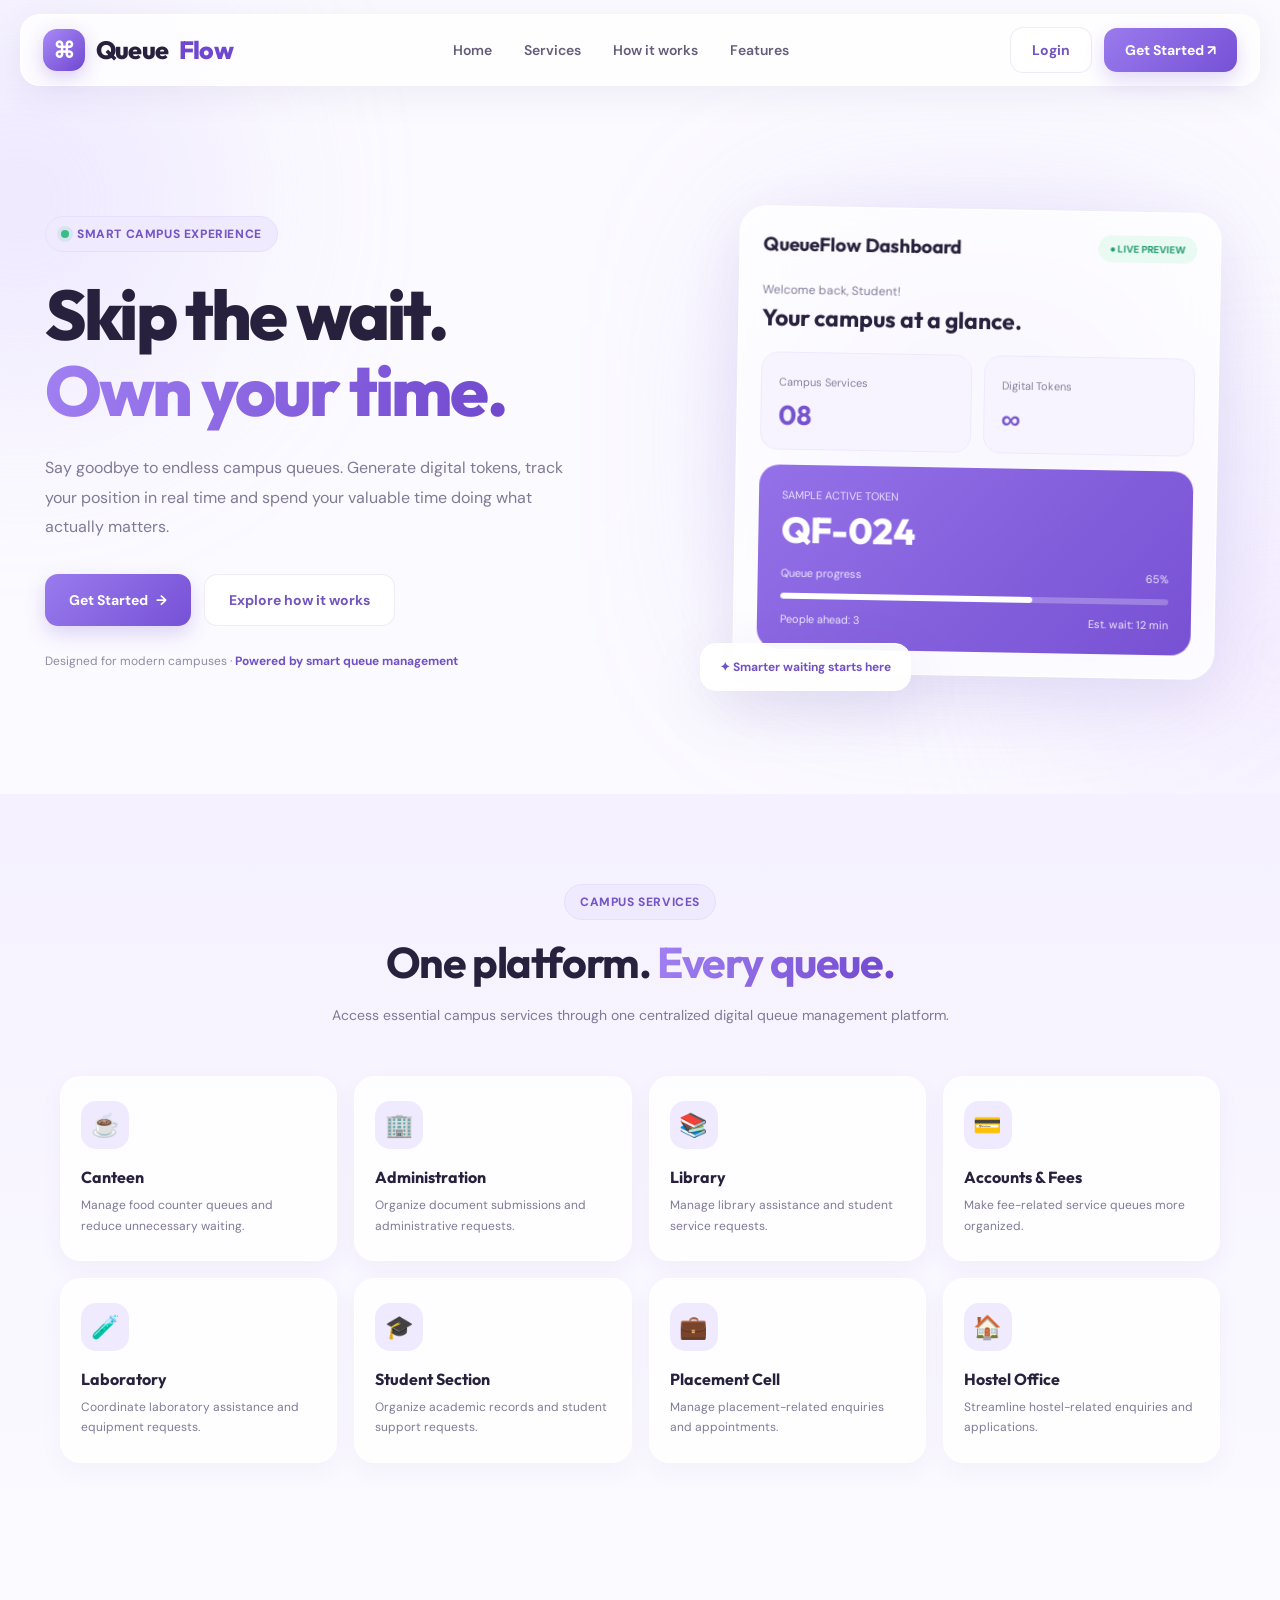
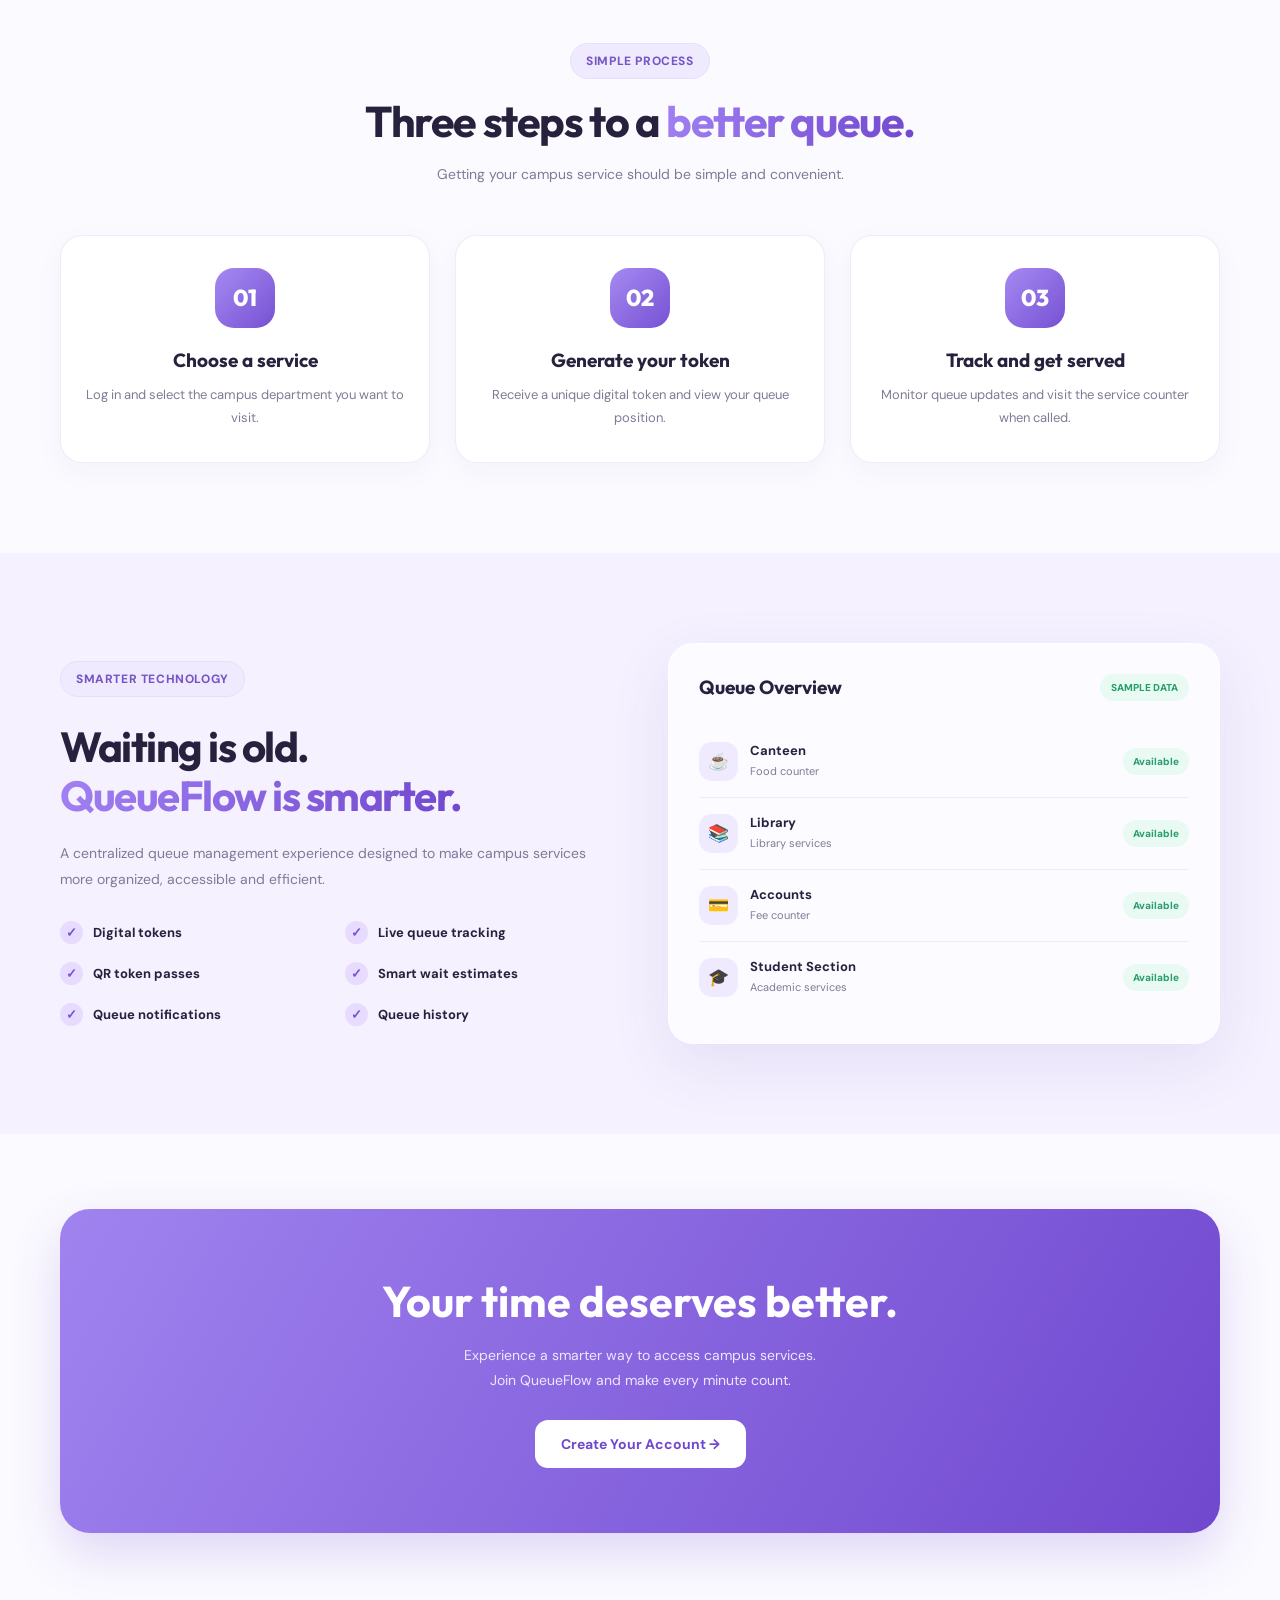
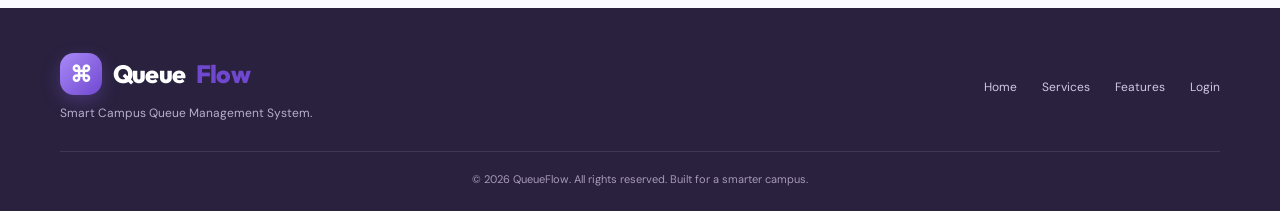
<file: index.html>
<!DOCTYPE html>
<html lang="en">
<head>
  <meta charset="UTF-8">
  <meta name="viewport" content="width=device-width, initial-scale=1.0">
  <meta name="theme-color" content="#f5f1ff">
  <meta name="description" content="QueueFlow - Smart Campus Queue Management. Skip the wait and manage your campus time smarter.">

  <title>QueueFlow | Smart Campus Queue Management</title>

  <link rel="preconnect" href="https://fonts.googleapis.com">
  <link rel="preconnect" href="https://fonts.gstatic.com" crossorigin>
  <link href="https://fonts.googleapis.com/css2?family=DM+Sans:wght@400;500;600;700;800&family=Outfit:wght@400;500;600;700;800&display=swap" rel="stylesheet">

  <style>
    :root {
      --primary: #8965e8;
      --primary-dark: #7048d0;
      --lavender: #eee8ff;
      --lavender-light: #f7f4ff;
      --text: #28213d;
      --muted: #817a96;
      --white: #ffffff;
      --border: rgba(130, 103, 190, .13);
      --shadow: 0 20px 60px rgba(93, 65, 157, .10);
    }

    * {
      margin: 0;
      padding: 0;
      box-sizing: border-box;
      scroll-behavior: smooth;
    }

    body {
      font-family: 'DM Sans', sans-serif;
      background: #fbfaff;
      color: var(--text);
      overflow-x: hidden;
    }

    a {
      color: inherit;
      text-decoration: none;
    }

    button {
      font: inherit;
    }

    .background-glow {
      position: fixed;
      width: 400px;
      height: 400px;
      border-radius: 50%;
      filter: blur(100px);
      opacity: .35;
      pointer-events: none;
      z-index: -1;
    }

    .glow-one {
      background: #d9c9ff;
      top: 0;
      left: -180px;
    }

    .glow-two {
      background: #eadbff;
      right: -200px;
      top: 450px;
    }

    /* NAVBAR */

    .navbar {
      position: sticky;
      top: 14px;
      z-index: 100;
      max-width: 1240px;
      margin: 14px auto 0;
      width: calc(100% - 40px);
      min-height: 72px;
      padding: 12px 22px;
      display: flex;
      align-items: center;
      justify-content: space-between;
      background: rgba(255,255,255,.78);
      backdrop-filter: blur(22px);
      -webkit-backdrop-filter: blur(22px);
      border: 1px solid rgba(255,255,255,.9);
      border-radius: 20px;
      box-shadow: 0 8px 35px rgba(82,60,130,.08);
    }

    .brand {
      display: flex;
      align-items: center;
      gap: 11px;
      font-family: 'Outfit', sans-serif;
      font-size: 25px;
      font-weight: 800;
      letter-spacing: -.8px;
    }

    .brand-icon {
      width: 42px;
      height: 42px;
      display: grid;
      place-items: center;
      color: white;
      background: linear-gradient(135deg, #a88af7, #7048d0);
      border-radius: 14px;
      font-size: 22px;
      box-shadow: 0 6px 18px rgba(137,101,232,.3);
    }

    .brand span:last-child {
      color: var(--primary-dark);
    }

    .nav-links {
      display: flex;
      align-items: center;
      gap: 32px;
      color: #655d79;
      font-size: 14px;
      font-weight: 600;
    }

    .nav-links a:hover {
      color: var(--primary);
    }

    .nav-actions {
      display: flex;
      align-items: center;
      gap: 12px;
    }

    .btn {
      border: 0;
      border-radius: 13px;
      padding: 13px 21px;
      display: inline-flex;
      align-items: center;
      justify-content: center;
      gap: 8px;
      cursor: pointer;
      font-weight: 700;
      font-size: 14px;
      transition: .25s ease;
    }

    .btn-primary {
      color: white;
      background: linear-gradient(135deg, #9a7bed, #7651d6);
      box-shadow: 0 8px 20px rgba(125,85,215,.23);
    }

    .btn-primary:hover {
      transform: translateY(-3px);
      box-shadow: 0 12px 25px rgba(125,85,215,.32);
    }

    .btn-outline {
      color: #7356bd;
      background: white;
      border: 1px solid var(--border);
    }

    .btn-outline:hover {
      background: var(--lavender-light);
    }

    .menu-toggle {
      display: none;
      border: 0;
      background: transparent;
      color: var(--text);
      font-size: 26px;
      cursor: pointer;
    }

    /* HERO */

    .hero {
      max-width: 1240px;
      margin: auto;
      padding: 105px 25px 100px;
      display: grid;
      grid-template-columns: 1.08fr .92fr;
      align-items: center;
      gap: 65px;
    }

    .eyebrow {
      display: inline-flex;
      align-items: center;
      gap: 8px;
      padding: 9px 15px;
      color: #7656c5;
      background: #f0eaff;
      border: 1px solid #e8ddff;
      border-radius: 50px;
      font-size: 12px;
      font-weight: 800;
      letter-spacing: .6px;
      margin-bottom: 25px;
    }

    .live-dot {
      width: 8px;
      height: 8px;
      background: #36bd8a;
      border-radius: 50%;
      box-shadow: 0 0 0 4px rgba(54,189,138,.13);
    }

    .hero h1 {
      font-family: 'Outfit', sans-serif;
      font-size: clamp(43px, 5.5vw, 70px);
      line-height: 1.08;
      letter-spacing: -2.8px;
      font-weight: 800;
      margin-bottom: 25px;
    }

    .gradient-text {
      background: linear-gradient(110deg, #a181f3, #7047cd);
      -webkit-background-clip: text;
      background-clip: text;
      color: transparent;
    }

    .hero-description {
      max-width: 520px;
      color: var(--muted);
      line-height: 1.85;
      font-size: 16px;
      margin-bottom: 32px;
    }

    .hero-buttons {
      display: flex;
      flex-wrap: wrap;
      gap: 13px;
    }

    .hero-buttons .btn {
      padding: 16px 24px;
    }

    .hero-note {
      margin-top: 27px;
      color: #918aa3;
      font-size: 12px;
    }

    .hero-note span {
      color: #7151c3;
      font-weight: 700;
    }

    /* DASHBOARD PREVIEW */

    .preview-wrapper {
      position: relative;
      padding: 18px;
    }

    .preview-glow {
      position: absolute;
      inset: 10%;
      background: #bca4fa;
      filter: blur(90px);
      opacity: .35;
      z-index: -1;
    }

    .preview-card {
      padding: 23px;
      background: rgba(255,255,255,.78);
      backdrop-filter: blur(25px);
      border: 1px solid white;
      border-radius: 27px;
      box-shadow: var(--shadow);
      transform: rotate(1deg);
      animation: float 5s ease-in-out infinite;
    }

    @keyframes float {
      0%, 100% { transform: translateY(0) rotate(1deg); }
      50% { transform: translateY(-12px) rotate(1deg); }
    }

    .preview-top {
      display: flex;
      align-items: center;
      justify-content: space-between;
      margin-bottom: 25px;
    }

    .preview-title {
      font-family: 'Outfit', sans-serif;
      font-size: 19px;
      font-weight: 700;
    }

    .online-badge {
      color: #259d70;
      background: #e8faf2;
      padding: 7px 11px;
      border-radius: 50px;
      font-size: 10px;
      font-weight: 800;
    }

    .preview-greeting {
      color: var(--muted);
      font-size: 12px;
      margin-bottom: 5px;
    }

    .preview-name {
      font-family: 'Outfit', sans-serif;
      font-size: 23px;
      margin-bottom: 20px;
    }

    .preview-stats {
      display: grid;
      grid-template-columns: 1fr 1fr;
      gap: 12px;
      margin-bottom: 15px;
    }

    .stat-box {
      background: #f7f4ff;
      padding: 17px;
      border: 1px solid #eee8ff;
      border-radius: 17px;
    }

    .stat-box small {
      color: #88809c;
      font-size: 11px;
    }

    .stat-box h3 {
      font-family: 'Outfit', sans-serif;
      font-size: 27px;
      margin-top: 7px;
      color: #7653cf;
    }

    .active-token {
      background: linear-gradient(135deg, #9471e8, #7751d3);
      padding: 23px;
      color: white;
      border-radius: 20px;
      margin-top: 12px;
    }

    .token-label {
      font-size: 11px;
      color: #e8ddff;
    }

    .token-number {
      font-family: 'Outfit', sans-serif;
      font-size: 36px;
      font-weight: 800;
      margin: 5px 0 14px;
    }

    .token-progress {
      height: 6px;
      border-radius: 10px;
      background: rgba(255,255,255,.25);
      overflow: hidden;
      margin: 13px 0;
    }

    .token-progress div {
      width: 65%;
      height: 100%;
      background: white;
      border-radius: 10px;
    }

    .token-bottom {
      display: flex;
      justify-content: space-between;
      color: #eee7ff;
      font-size: 11px;
    }

    .floating-tag {
      position: absolute;
      bottom: 3px;
      left: -18px;
      padding: 15px 19px;
      background: rgba(255,255,255,.94);
      border: 1px solid white;
      box-shadow: var(--shadow);
      border-radius: 16px;
      font-size: 12px;
      font-weight: 700;
      color: #7151c3;
    }

    /* COMMON SECTIONS */

    .section {
      padding: 90px 25px;
    }

    .section-container {
      max-width: 1160px;
      margin: auto;
    }

    .section-heading {
      text-align: center;
      max-width: 640px;
      margin: 0 auto 48px;
    }

    .section-heading .eyebrow {
      margin-bottom: 15px;
    }

    .section-heading h2 {
      font-family: 'Outfit', sans-serif;
      font-size: clamp(30px, 4vw, 43px);
      letter-spacing: -1.4px;
      margin-bottom: 14px;
    }

    .section-heading p {
      color: var(--muted);
      font-size: 14px;
      line-height: 1.8;
    }

    /* SERVICES */

    .services {
      background: linear-gradient(180deg, #f5f1ff, #fbfaff);
    }

    .service-grid {
      display: grid;
      grid-template-columns: repeat(4, 1fr);
      gap: 17px;
    }

    .service-card {
      padding: 24px 20px;
      background: rgba(255,255,255,.82);
      border: 1px solid white;
      border-radius: 20px;
      box-shadow: 0 8px 25px rgba(80,55,130,.045);
      transition: .3s ease;
    }

    .service-card:hover {
      transform: translateY(-7px);
      box-shadow: var(--shadow);
      border-color: #e3d7ff;
    }

    .service-icon {
      width: 48px;
      height: 48px;
      display: grid;
      place-items: center;
      background: #f0eaff;
      color: #805bd6;
      border-radius: 15px;
      font-size: 23px;
      margin-bottom: 18px;
    }

    .service-card h3 {
      font-family: 'Outfit', sans-serif;
      font-size: 16px;
      margin-bottom: 8px;
    }

    .service-card p {
      font-size: 12px;
      color: var(--muted);
      line-height: 1.7;
    }

    /* HOW IT WORKS */

    .steps-grid {
      display: grid;
      grid-template-columns: repeat(3, 1fr);
      gap: 25px;
    }

    .step-card {
      text-align: center;
      padding: 32px 24px;
      background: white;
      border: 1px solid var(--border);
      border-radius: 22px;
      box-shadow: 0 8px 30px rgba(80,55,130,.04);
    }

    .step-number {
      width: 60px;
      height: 60px;
      display: grid;
      place-items: center;
      margin: 0 auto 20px;
      color: white;
      font-family: 'Outfit', sans-serif;
      font-size: 23px;
      font-weight: 800;
      border-radius: 19px;
      background: linear-gradient(135deg, #a68af2, #7651d3);
    }

    .step-card h3 {
      font-family: 'Outfit', sans-serif;
      font-size: 19px;
      margin-bottom: 11px;
    }

    .step-card p {
      color: var(--muted);
      font-size: 13px;
      line-height: 1.8;
    }

    /* FEATURES */

    .features {
      background: #f5f1ff;
    }

    .feature-layout {
      display: grid;
      grid-template-columns: 1fr 1fr;
      gap: 55px;
      align-items: center;
    }

    .feature-content h2 {
      font-family: 'Outfit', sans-serif;
      font-size: 42px;
      line-height: 1.18;
      letter-spacing: -1.5px;
      margin-bottom: 20px;
    }

    .feature-content > p {
      color: var(--muted);
      line-height: 1.85;
      font-size: 14px;
      margin-bottom: 28px;
    }

    .feature-list {
      display: grid;
      grid-template-columns: 1fr 1fr;
      gap: 18px;
    }

    .feature-item {
      display: flex;
      align-items: center;
      gap: 10px;
      font-size: 13px;
      font-weight: 700;
    }

    .check {
      width: 23px;
      height: 23px;
      display: grid;
      place-items: center;
      flex-shrink: 0;
      color: #7651d3;
      background: #e7dcff;
      border-radius: 50%;
    }

    .feature-visual {
      padding: 30px;
      background: rgba(255,255,255,.75);
      border: 1px solid white;
      border-radius: 25px;
      box-shadow: var(--shadow);
    }

    .queue-row {
      display: flex;
      align-items: center;
      justify-content: space-between;
      padding: 16px 0;
      border-bottom: 1px solid #f0ecf7;
    }

    .queue-row:last-child {
      border: 0;
    }

    .queue-left {
      display: flex;
      align-items: center;
      gap: 12px;
    }

    .queue-avatar {
      width: 39px;
      height: 39px;
      display: grid;
      place-items: center;
      border-radius: 13px;
      background: #f0eaff;
      color: #7651d3;
      font-size: 17px;
    }

    .queue-left strong {
      font-size: 13px;
      display: block;
    }

    .queue-left small {
      color: var(--muted);
      font-size: 11px;
    }

    .queue-status {
      color: #2a9d70;
      background: #e8faf2;
      border-radius: 30px;
      padding: 7px 10px;
      font-size: 10px;
      font-weight: 800;
    }

    /* CTA */

    .cta {
      padding: 75px 25px;
    }

    .cta-card {
      max-width: 1160px;
      margin: auto;
      padding: 65px 30px;
      text-align: center;
      color: white;
      border-radius: 30px;
      background: linear-gradient(120deg, #a083ef, #7048cf);
      box-shadow: 0 20px 50px rgba(116,77,207,.2);
    }

    .cta-card h2 {
      font-family: 'Outfit', sans-serif;
      font-size: clamp(30px, 4vw, 43px);
      margin-bottom: 15px;
    }

    .cta-card p {
      color: #eee6ff;
      font-size: 14px;
      margin-bottom: 27px;
      line-height: 1.8;
    }

    .cta-card .btn {
      background: white;
      color: #7048cf;
      padding: 15px 26px;
    }

    /* FOOTER */

    footer {
      background: #29213e;
      color: white;
      padding: 45px 25px 25px;
    }

    .footer-inner {
      max-width: 1160px;
      margin: auto;
      display: flex;
      justify-content: space-between;
      align-items: center;
      gap: 25px;
      flex-wrap: wrap;
      padding-bottom: 30px;
    }

    .footer-brand p {
      color: #b8aecb;
      font-size: 12px;
      margin-top: 10px;
    }

    .footer-links {
      display: flex;
      gap: 25px;
      flex-wrap: wrap;
      color: #d1c8e1;
      font-size: 12px;
    }

    .footer-links a:hover {
      color: white;
    }

    .copyright {
      max-width: 1160px;
      margin: auto;
      padding-top: 20px;
      border-top: 1px solid rgba(255,255,255,.1);
      text-align: center;
      color: #a69bb9;
      font-size: 11px;
    }

    /* REVEAL ANIMATION */

    .reveal {
      opacity: 0;
      transform: translateY(25px);
      transition: opacity .7s ease, transform .7s ease;
    }

    .reveal.visible {
      opacity: 1;
      transform: translateY(0);
    }

    /* RESPONSIVE */

    @media (max-width: 900px) {
      .hero {
        grid-template-columns: 1fr;
        gap: 35px;
        padding-top: 75px;
      }

      .hero-content {
        text-align: center;
      }

      .hero-description {
        margin-left: auto;
        margin-right: auto;
      }

      .hero-buttons {
        justify-content: center;
      }

      .preview-wrapper {
        max-width: 550px;
        width: 100%;
        margin: auto;
      }

      .service-grid {
        grid-template-columns: repeat(2, 1fr);
      }

      .feature-layout {
        grid-template-columns: 1fr;
        gap: 35px;
      }
    }

    @media (max-width: 650px) {
      .navbar {
        padding: 10px 14px;
      }

      .brand {
        font-size: 21px;
      }

      .brand-icon {
        width: 38px;
        height: 38px;
      }

      .menu-toggle {
        display: block;
      }

      .nav-links {
        display: none;
        position: absolute;
        top: 82px;
        left: 0;
        width: 100%;
        padding: 22px;
        background: white;
        border: 1px solid var(--border);
        border-radius: 18px;
        flex-direction: column;
        align-items: stretch;
        gap: 20px;
        box-shadow: var(--shadow);
      }

      .nav-links.open {
        display: flex;
      }

      .nav-actions .btn-outline {
        display: none;
      }

      .nav-actions .btn {
        padding: 11px 14px;
        font-size: 12px;
      }

      .hero {
        padding: 70px 20px 65px;
      }

      .hero h1 {
        letter-spacing: -1.8px;
      }

      .section {
        padding: 65px 20px;
      }

      .service-grid {
        gap: 11px;
      }

      .service-card {
        padding: 18px 14px;
      }

      .service-card h3 {
        font-size: 14px;
      }

      .steps-grid {
        grid-template-columns: 1fr;
      }

      .feature-content h2 {
        font-size: 34px;
      }

      .feature-list {
        grid-template-columns: 1fr;
      }

      .feature-visual {
        padding: 18px;
      }

      .floating-tag {
        left: -4px;
      }

      .footer-inner {
        flex-direction: column;
        align-items: flex-start;
      }
    }

    @media (prefers-reduced-motion: reduce) {
      *, *::before, *::after {
        scroll-behavior: auto !important;
        animation-duration: .01ms !important;
        transition-duration: .01ms !important;
      }
    }
  </style>
</head>

<body>

  <div class="background-glow glow-one"></div>
  <div class="background-glow glow-two"></div>

  <!-- NAVIGATION -->

  <nav class="navbar">
    <a href="#" class="brand">
      <span class="brand-icon">⌘</span>
      Queue<span>Flow</span>
    </a>

    <button class="menu-toggle" id="menuToggle" aria-label="Toggle navigation" aria-expanded="false">
      ☰
    </button>

    <div class="nav-links" id="navLinks">
      <a href="#home">Home</a>
      <a href="#services">Services</a>
      <a href="#how-it-works">How it works</a>
      <a href="#features">Features</a>
    </div>

    <div class="nav-actions">
      <a href="login.html" class="btn btn-outline">Login</a>
      <a href="register.html" class="btn btn-primary">Get Started ↗</a>
    </div>
  </nav>

  <!-- HERO -->

  <main>
    <section class="hero" id="home">

      <div class="hero-content">
        <div class="eyebrow">
          <span class="live-dot"></span>
          SMART CAMPUS EXPERIENCE
        </div>

        <h1>
          Skip the wait.<br>
          <span class="gradient-text">Own your time.</span>
        </h1>

        <p class="hero-description">
          Say goodbye to endless campus queues. Generate digital
          tokens, track your position in real time and spend your
          valuable time doing what actually matters.
        </p>

        <div class="hero-buttons">
          <a href="register.html" class="btn btn-primary">
            Get Started <span>→</span>
          </a>

          <a href="#how-it-works" class="btn btn-outline">
            Explore how it works
          </a>
        </div>

        <p class="hero-note">
          Designed for modern campuses · <span>Powered by smart queue management</span>
        </p>
      </div>

      <div class="preview-wrapper">
        <div class="preview-glow"></div>

        <div class="preview-card">

          <div class="preview-top">
            <div class="preview-title">QueueFlow Dashboard</div>
            <div class="online-badge">● LIVE PREVIEW</div>
          </div>

          <p class="preview-greeting">Welcome back, Student!</p>
          <h3 class="preview-name">Your campus at a glance.</h3>

          <div class="preview-stats">
            <div class="stat-box">
              <small>Campus Services</small>
              <h3>08</h3>
            </div>

            <div class="stat-box">
              <small>Digital Tokens</small>
              <h3>∞</h3>
            </div>
          </div>

          <div class="active-token">
            <div class="token-label">SAMPLE ACTIVE TOKEN</div>
            <div class="token-number">QF-024</div>

            <div class="token-bottom">
              <span>Queue progress</span>
              <span>65%</span>
            </div>

            <div class="token-progress">
              <div></div>
            </div>

            <div class="token-bottom">
              <span>People ahead: 3</span>
              <span>Est. wait: 12 min</span>
            </div>
          </div>

        </div>

        <div class="floating-tag">✦ Smarter waiting starts here</div>
      </div>

    </section>

    <!-- SERVICES -->

    <section class="section services" id="services">
      <div class="section-container">

        <div class="section-heading reveal">
          <div class="eyebrow">CAMPUS SERVICES</div>
          <h2>One platform. <span class="gradient-text">Every queue.</span></h2>
          <p>
            Access essential campus services through one centralized
            digital queue management platform.
          </p>
        </div>

        <div class="service-grid">

          <article class="service-card reveal">
            <div class="service-icon">☕</div>
            <h3>Canteen</h3>
            <p>Manage food counter queues and reduce unnecessary waiting.</p>
          </article>

          <article class="service-card reveal">
            <div class="service-icon">🏢</div>
            <h3>Administration</h3>
            <p>Organize document submissions and administrative requests.</p>
          </article>

          <article class="service-card reveal">
            <div class="service-icon">📚</div>
            <h3>Library</h3>
            <p>Manage library assistance and student service requests.</p>
          </article>

          <article class="service-card reveal">
            <div class="service-icon">💳</div>
            <h3>Accounts & Fees</h3>
            <p>Make fee-related service queues more organized.</p>
          </article>

          <article class="service-card reveal">
            <div class="service-icon">🧪</div>
            <h3>Laboratory</h3>
            <p>Coordinate laboratory assistance and equipment requests.</p>
          </article>

          <article class="service-card reveal">
            <div class="service-icon">🎓</div>
            <h3>Student Section</h3>
            <p>Organize academic records and student support requests.</p>
          </article>

          <article class="service-card reveal">
            <div class="service-icon">💼</div>
            <h3>Placement Cell</h3>
            <p>Manage placement-related enquiries and appointments.</p>
          </article>

          <article class="service-card reveal">
            <div class="service-icon">🏠</div>
            <h3>Hostel Office</h3>
            <p>Streamline hostel-related enquiries and applications.</p>
          </article>

        </div>
      </div>
    </section>

    <!-- HOW IT WORKS -->

    <section class="section" id="how-it-works">
      <div class="section-container">

        <div class="section-heading reveal">
          <div class="eyebrow">SIMPLE PROCESS</div>
          <h2>Three steps to a <span class="gradient-text">better queue.</span></h2>
          <p>Getting your campus service should be simple and convenient.</p>
        </div>

        <div class="steps-grid">

          <article class="step-card reveal">
            <div class="step-number">01</div>
            <h3>Choose a service</h3>
            <p>Log in and select the campus department you want to visit.</p>
          </article>

          <article class="step-card reveal">
            <div class="step-number">02</div>
            <h3>Generate your token</h3>
            <p>Receive a unique digital token and view your queue position.</p>
          </article>

          <article class="step-card reveal">
            <div class="step-number">03</div>
            <h3>Track and get served</h3>
            <p>Monitor queue updates and visit the service counter when called.</p>
          </article>

        </div>
      </div>
    </section>

    <!-- FEATURES -->

    <section class="section features" id="features">
      <div class="section-container feature-layout">

        <div class="feature-content reveal">
          <div class="eyebrow">SMARTER TECHNOLOGY</div>

          <h2>
            Waiting is old.<br>
            <span class="gradient-text">QueueFlow is smarter.</span>
          </h2>

          <p>
            A centralized queue management experience designed
            to make campus services more organized, accessible
            and efficient.
          </p>

          <div class="feature-list">
            <div class="feature-item"><span class="check">✓</span> Digital tokens</div>
            <div class="feature-item"><span class="check">✓</span> Live queue tracking</div>
            <div class="feature-item"><span class="check">✓</span> QR token passes</div>
            <div class="feature-item"><span class="check">✓</span> Smart wait estimates</div>
            <div class="feature-item"><span class="check">✓</span> Queue notifications</div>
            <div class="feature-item"><span class="check">✓</span> Queue history</div>
          </div>
        </div>

        <div class="feature-visual reveal">

          <div class="preview-top">
            <div class="preview-title">Queue Overview</div>
            <div class="online-badge">SAMPLE DATA</div>
          </div>

          <div class="queue-row">
            <div class="queue-left">
              <div class="queue-avatar">☕</div>
              <div>
                <strong>Canteen</strong>
                <small>Food counter</small>
              </div>
            </div>
            <span class="queue-status">Available</span>
          </div>

          <div class="queue-row">
            <div class="queue-left">
              <div class="queue-avatar">📚</div>
              <div>
                <strong>Library</strong>
                <small>Library services</small>
              </div>
            </div>
            <span class="queue-status">Available</span>
          </div>

          <div class="queue-row">
            <div class="queue-left">
              <div class="queue-avatar">💳</div>
              <div>
                <strong>Accounts</strong>
                <small>Fee counter</small>
              </div>
            </div>
            <span class="queue-status">Available</span>
          </div>

          <div class="queue-row">
            <div class="queue-left">
              <div class="queue-avatar">🎓</div>
              <div>
                <strong>Student Section</strong>
                <small>Academic services</small>
              </div>
            </div>
            <span class="queue-status">Available</span>
          </div>

        </div>
      </div>
    </section>

    <!-- CTA -->

    <section class="cta">
      <div class="cta-card reveal">
        <h2>Your time deserves better.</h2>
        <p>
          Experience a smarter way to access campus services.<br>
          Join QueueFlow and make every minute count.
        </p>
        <a href="register.html" class="btn">
          Create Your Account →
        </a>
      </div>
    </section>

  </main>

  <!-- FOOTER -->

  <footer>
    <div class="footer-inner">

      <div class="footer-brand">
        <a href="#" class="brand">
          <span class="brand-icon">⌘</span>
          Queue<span>Flow</span>
        </a>
        <p>Smart Campus Queue Management System.</p>
      </div>

      <div class="footer-links">
        <a href="#home">Home</a>
        <a href="#services">Services</a>
        <a href="#features">Features</a>
        <a href="login.html">Login</a>
      </div>

    </div>

    <div class="copyright">
      © 2026 QueueFlow. All rights reserved. Built for a smarter campus.
    </div>
  </footer>

  <script>
    // Mobile navigation
    const menuToggle = document.getElementById("menuToggle");
    const navLinks = document.getElementById("navLinks");

    menuToggle.addEventListener("click", () => {
      const isOpen = navLinks.classList.toggle("open");
      menuToggle.setAttribute("aria-expanded", String(isOpen));
      menuToggle.textContent = isOpen ? "✕" : "☰";
    });

    // Close mobile menu after clicking a link
    document.querySelectorAll(".nav-links a").forEach(link => {
      link.addEventListener("click", () => {
        navLinks.classList.remove("open");
        menuToggle.setAttribute("aria-expanded", "false");
        menuToggle.textContent = "☰";
      });
    });

    // Scroll reveal animation
    const revealObserver = new IntersectionObserver((entries) => {
      entries.forEach(entry => {
        if (entry.isIntersecting) {
          entry.target.classList.add("visible");
          revealObserver.unobserve(entry.target);
        }
      });
    }, {
      threshold: 0.12
    });

    document.querySelectorAll(".reveal").forEach(element => {
      revealObserver.observe(element);
    });
  </script>

</body>
</html>
</file>
